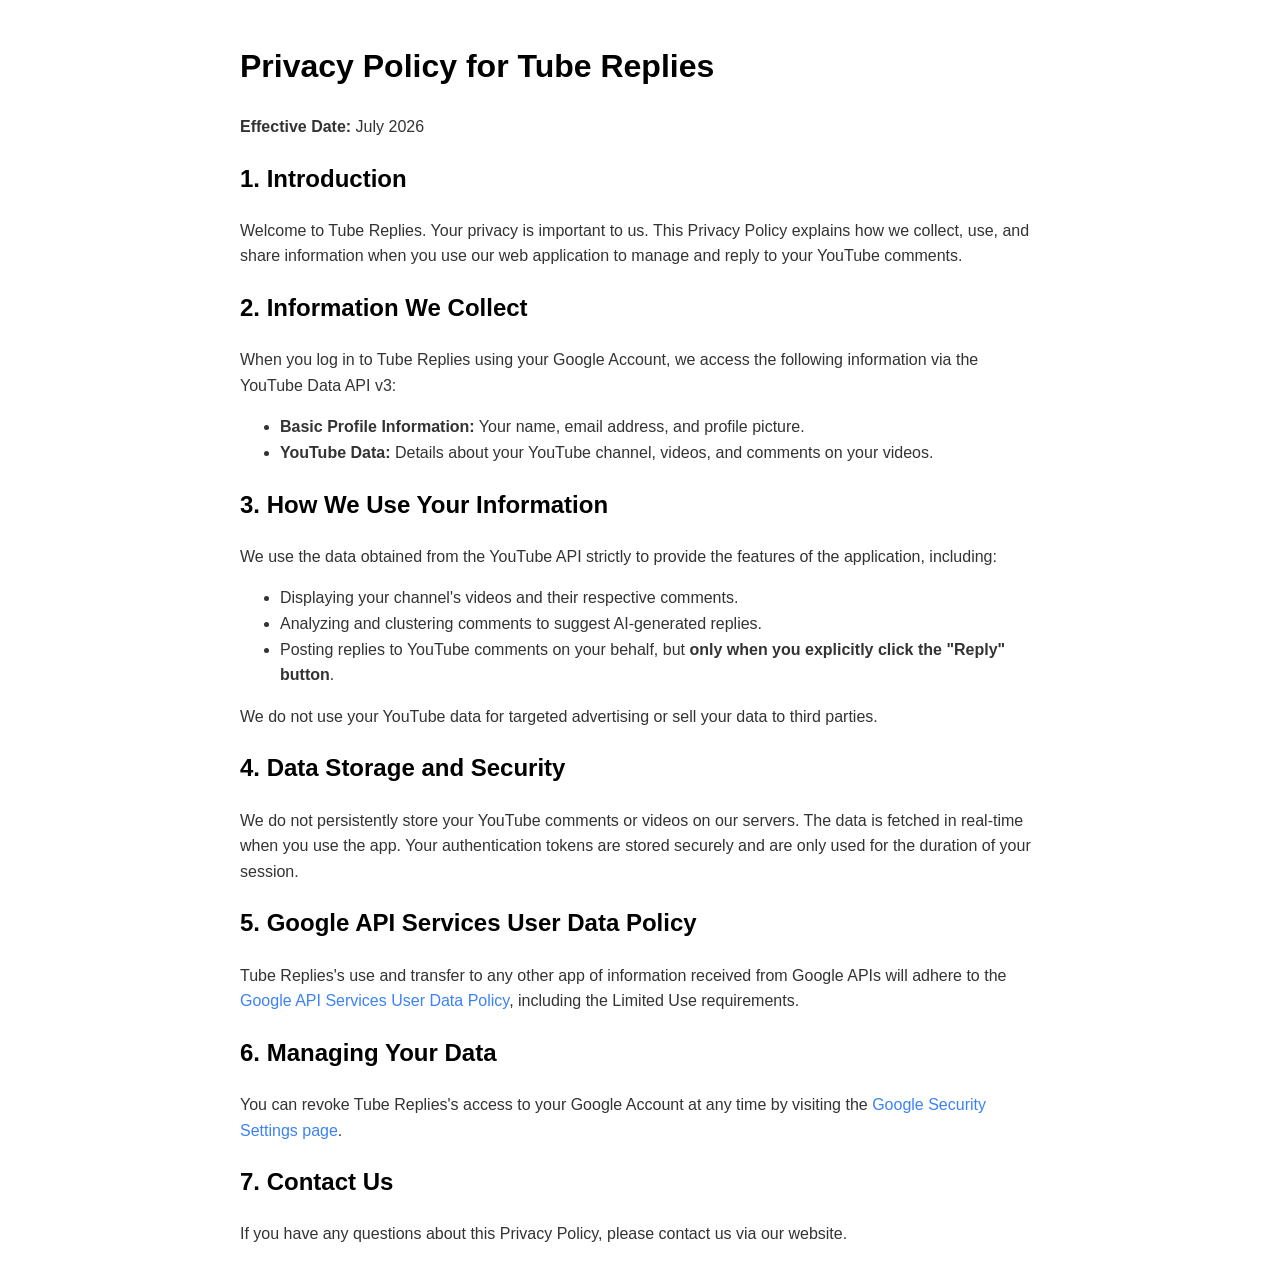
<file: frontend/privacy.html>
<!DOCTYPE html>
<html lang="en">
<head>
    <meta charset="UTF-8">
    <meta name="viewport" content="width=device-width, initial-scale=1.0">
    <title>Privacy Policy - Tube Replies</title>
    <style>
        body { font-family: -apple-system, BlinkMacSystemFont, "Segoe UI", Roboto, Helvetica, Arial, sans-serif; line-height: 1.6; max-width: 800px; margin: 0 auto; padding: 20px; color: #333; }
        h1, h2 { color: #000; }
        a { color: #3b82f6; text-decoration: none; }
        a:hover { text-decoration: underline; }
    </style>
</head>
<body>
    <h1>Privacy Policy for Tube Replies</h1>
    <p><strong>Effective Date:</strong> July 2026</p>

    <h2>1. Introduction</h2>
    <p>Welcome to Tube Replies. Your privacy is important to us. This Privacy Policy explains how we collect, use, and share information when you use our web application to manage and reply to your YouTube comments.</p>

    <h2>2. Information We Collect</h2>
    <p>When you log in to Tube Replies using your Google Account, we access the following information via the YouTube Data API v3:</p>
    <ul>
        <li><strong>Basic Profile Information:</strong> Your name, email address, and profile picture.</li>
        <li><strong>YouTube Data:</strong> Details about your YouTube channel, videos, and comments on your videos.</li>
    </ul>

    <h2>3. How We Use Your Information</h2>
    <p>We use the data obtained from the YouTube API strictly to provide the features of the application, including:</p>
    <ul>
        <li>Displaying your channel's videos and their respective comments.</li>
        <li>Analyzing and clustering comments to suggest AI-generated replies.</li>
        <li>Posting replies to YouTube comments on your behalf, but <strong>only when you explicitly click the "Reply" button</strong>.</li>
    </ul>
    <p>We do not use your YouTube data for targeted advertising or sell your data to third parties.</p>

    <h2>4. Data Storage and Security</h2>
    <p>We do not persistently store your YouTube comments or videos on our servers. The data is fetched in real-time when you use the app. Your authentication tokens are stored securely and are only used for the duration of your session.</p>

    <h2>5. Google API Services User Data Policy</h2>
    <p>Tube Replies's use and transfer to any other app of information received from Google APIs will adhere to the <a href="https://developers.google.com/terms/api-services-user-data-policy" target="_blank">Google API Services User Data Policy</a>, including the Limited Use requirements.</p>

    <h2>6. Managing Your Data</h2>
    <p>You can revoke Tube Replies's access to your Google Account at any time by visiting the <a href="https://myaccount.google.com/permissions" target="_blank">Google Security Settings page</a>.</p>

    <h2>7. Contact Us</h2>
    <p>If you have any questions about this Privacy Policy, please contact us via our website.</p>
</body>
</html>
</file>
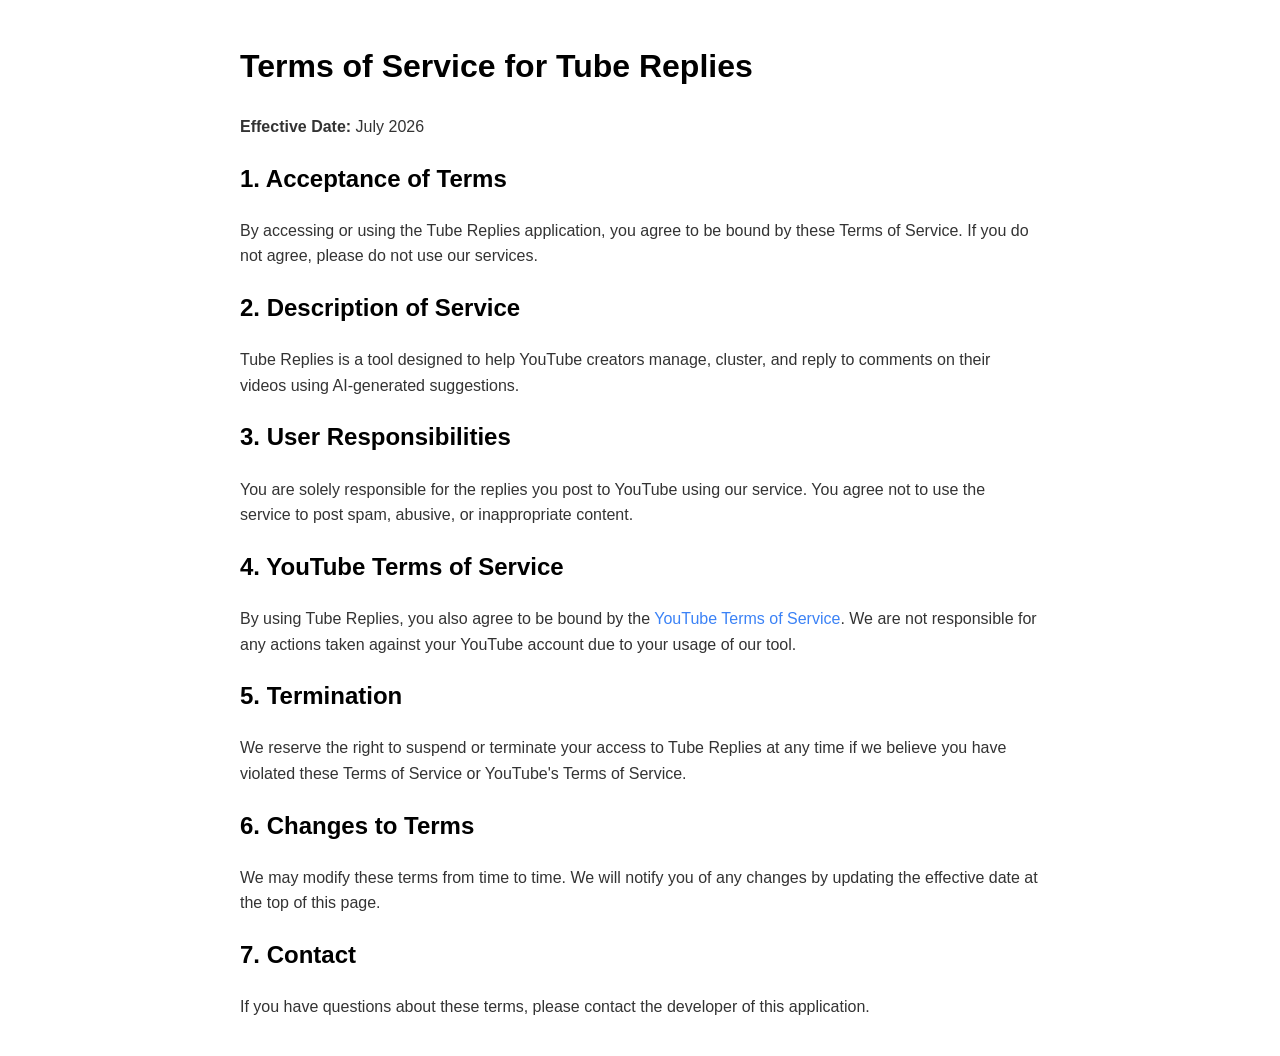
<file: frontend/terms.html>
<!DOCTYPE html>
<html lang="en">
<head>
    <meta charset="UTF-8">
    <meta name="viewport" content="width=device-width, initial-scale=1.0">
    <title>Terms of Service - Tube Replies</title>
    <style>
        body { font-family: -apple-system, BlinkMacSystemFont, "Segoe UI", Roboto, Helvetica, Arial, sans-serif; line-height: 1.6; max-width: 800px; margin: 0 auto; padding: 20px; color: #333; }
        h1, h2 { color: #000; }
        a { color: #3b82f6; text-decoration: none; }
        a:hover { text-decoration: underline; }
    </style>
</head>
<body>
    <h1>Terms of Service for Tube Replies</h1>
    <p><strong>Effective Date:</strong> July 2026</p>

    <h2>1. Acceptance of Terms</h2>
    <p>By accessing or using the Tube Replies application, you agree to be bound by these Terms of Service. If you do not agree, please do not use our services.</p>

    <h2>2. Description of Service</h2>
    <p>Tube Replies is a tool designed to help YouTube creators manage, cluster, and reply to comments on their videos using AI-generated suggestions.</p>

    <h2>3. User Responsibilities</h2>
    <p>You are solely responsible for the replies you post to YouTube using our service. You agree not to use the service to post spam, abusive, or inappropriate content.</p>

    <h2>4. YouTube Terms of Service</h2>
    <p>By using Tube Replies, you also agree to be bound by the <a href="https://www.youtube.com/t/terms" target="_blank">YouTube Terms of Service</a>. We are not responsible for any actions taken against your YouTube account due to your usage of our tool.</p>

    <h2>5. Termination</h2>
    <p>We reserve the right to suspend or terminate your access to Tube Replies at any time if we believe you have violated these Terms of Service or YouTube's Terms of Service.</p>

    <h2>6. Changes to Terms</h2>
    <p>We may modify these terms from time to time. We will notify you of any changes by updating the effective date at the top of this page.</p>

    <h2>7. Contact</h2>
    <p>If you have questions about these terms, please contact the developer of this application.</p>
</body>
</html>
</file>
